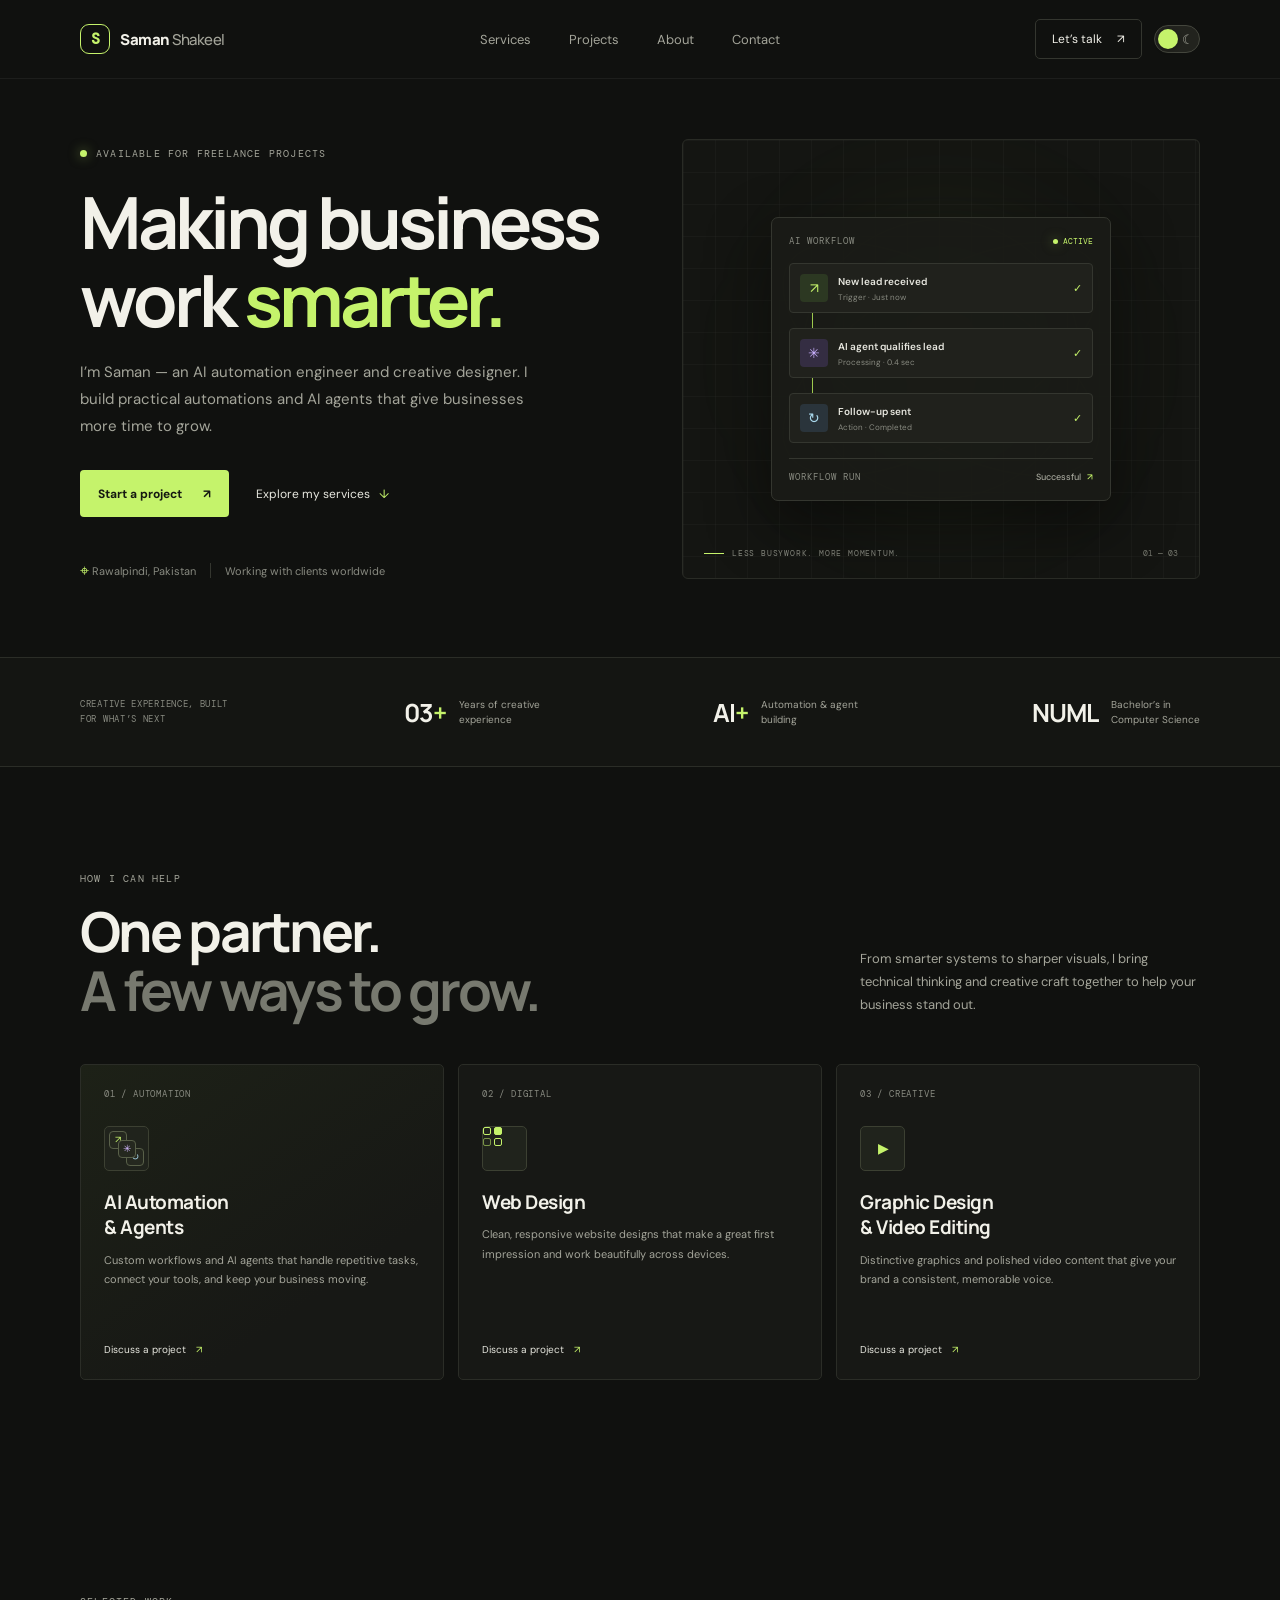
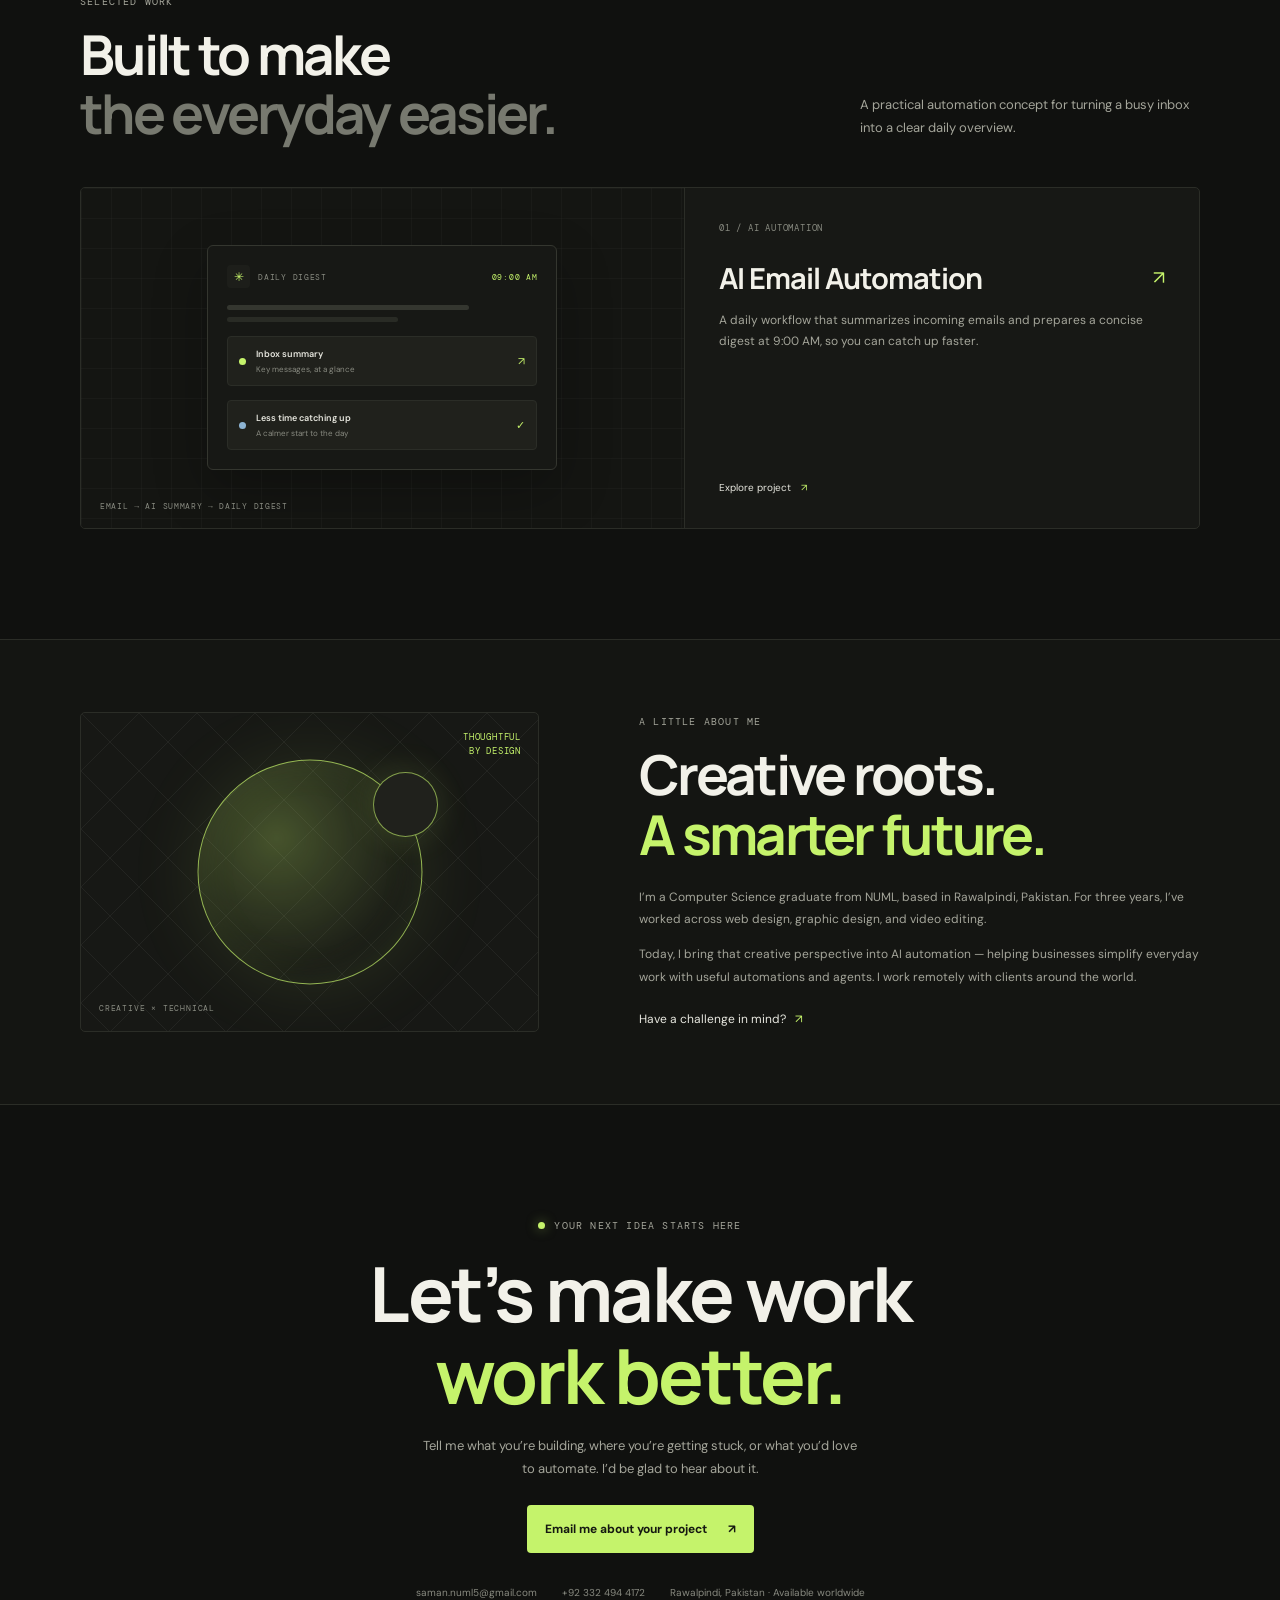
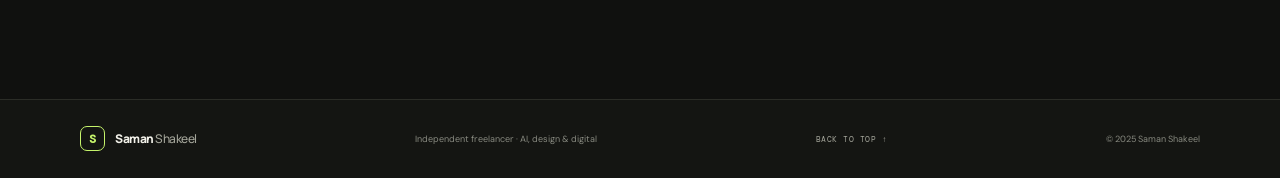
<file: index.html>
<!DOCTYPE html>
<html lang="en">
<head>
  <meta charset="UTF-8">
  <meta name="viewport" content="width=device-width, initial-scale=1.0">
  <meta name="theme-color" content="#10110f">
  <meta name="description" content="Saman Shakeel is an AI automation engineer and creative freelancer building automations, agents, websites, and visual content for businesses worldwide.">
  <title>Saman Shakeel — AI Automation &amp; Creative Design</title>
  <link rel="preconnect" href="https://fonts.googleapis.com">
  <link rel="preconnect" href="https://fonts.gstatic.com" crossorigin>
  <link href="https://fonts.googleapis.com/css2?family=DM+Mono:wght@400;500&family=DM+Sans:wght@400;500;600;700&family=Manrope:wght@400;500;600;700;800&display=swap" rel="stylesheet">
  <link rel="stylesheet" href="styles.css">
</head>
<body>
  <header class="site-header">
    <nav class="nav container" aria-label="Main navigation">
      <a class="brand" href="#home" aria-label="Saman Shakeel home">
        <span class="brand-mark">S</span>
        <span>Saman<span class="brand-light"> Shakeel</span></span>
      </a>
      <div class="nav-links">
        <a href="#services">Services</a>
        <a href="#projects">Projects</a>
        <a href="#about">About</a>
        <a href="#contact">Contact</a>
      </div>
      <div class="nav-actions">
        <a class="nav-cta" href="mailto:saman.numl5@gmail.com">Let’s talk <span aria-hidden="true">↗</span></a>
        <div class="theme-control">
          <input class="theme-checkbox" type="checkbox" role="switch" id="theme-toggle" aria-label="Light theme">
          <label class="theme-switch" for="theme-toggle">
            <span aria-hidden="true">☼</span>
            <span aria-hidden="true">☾</span>
            <span class="switch-thumb"></span>
          </label>
        </div>
      </div>
    </nav>
  </header>

  <main>
    <section class="hero container" id="home">
      <div class="hero-copy">
        <p class="eyebrow"><span class="status-dot"></span> AVAILABLE FOR FREELANCE PROJECTS</p>
        <h1>Making business<br>work <span class="accent">smarter.</span></h1>
        <p class="hero-intro">I’m Saman — an AI automation engineer and creative designer. I build practical automations and AI agents that give businesses more time to grow.</p>
        <div class="hero-actions">
          <a class="button button-primary" href="#contact">Start a project <span aria-hidden="true">↗</span></a>
          <a class="text-link" href="#services">Explore my services <span aria-hidden="true">↓</span></a>
        </div>
        <div class="hero-meta">
          <span><span class="meta-icon" aria-hidden="true">⌖</span> Rawalpindi, Pakistan</span>
          <span class="meta-divider" aria-hidden="true"></span>
          <span>Working with clients worldwide</span>
        </div>
      </div>

      <div class="hero-art" aria-label="Abstract illustration representing connected AI workflows">
        <div class="orbit orbit-one"></div>
        <div class="orbit orbit-two"></div>
        <div class="orbit orbit-three"></div>
        <div class="art-glow"></div>
        <div class="workflow-card">
          <div class="workflow-top">
            <span class="workflow-label">AI WORKFLOW</span>
            <span class="live-pill"><span></span> ACTIVE</span>
          </div>
          <div class="workflow-node node-trigger">
            <span class="node-icon trigger-icon">↗</span>
            <span><strong>New lead received</strong><small>Trigger · Just now</small></span>
            <span class="node-check">✓</span>
          </div>
          <div class="workflow-connector"><span></span></div>
          <div class="workflow-node node-agent">
            <span class="node-icon agent-icon">✳</span>
            <span><strong>AI agent qualifies lead</strong><small>Processing · 0.4 sec</small></span>
            <span class="node-check">✓</span>
          </div>
          <div class="workflow-connector"><span></span></div>
          <div class="workflow-node node-action">
            <span class="node-icon action-icon">↻</span>
            <span><strong>Follow-up sent</strong><small>Action · Completed</small></span>
            <span class="node-check">✓</span>
          </div>
          <div class="workflow-footer"><span>WORKFLOW RUN</span><strong>Successful <span>↗</span></strong></div>
        </div>
        <div class="art-caption"><span class="caption-line"></span> LESS BUSYWORK. MORE MOMENTUM.</div>
        <span class="art-index">01 — 03</span>
      </div>
    </section>

    <section class="proof-bar" aria-label="Experience and education">
      <div class="proof-inner container">
        <p>CREATIVE EXPERIENCE, BUILT FOR WHAT’S NEXT</p>
        <div class="proof-item"><strong>03<span>+</span></strong><span>Years of creative<br>experience</span></div>
        <div class="proof-item"><strong>AI<span>+</span></strong><span>Automation &amp; agent<br>building</span></div>
        <div class="proof-item"><strong>NUML</strong><span>Bachelor’s in<br>Computer Science</span></div>
      </div>
    </section>

    <section class="services section container" id="services">
      <div class="section-heading">
        <div>
          <p class="eyebrow">HOW I CAN HELP</p>
          <h2>One partner.<br><span class="muted-heading">A few ways to grow.</span></h2>
        </div>
        <p class="section-description">From smarter systems to sharper visuals, I bring technical thinking and creative craft together to help your business stand out.</p>
      </div>
      <div class="service-grid">
        <article class="service-card featured-card">
          <span class="service-number">01 / AUTOMATION</span>
          <div class="service-icon automation-icon" aria-hidden="true"><span>↗</span><span>✳</span><span>↻</span></div>
          <h3>AI Automation<br>&amp; Agents</h3>
          <p>Custom workflows and AI agents that handle repetitive tasks, connect your tools, and keep your business moving.</p>
          <a href="#contact" aria-label="Ask about AI automation and agents">Discuss a project <span aria-hidden="true">↗</span></a>
        </article>
        <article class="service-card">
          <span class="service-number">02 / DIGITAL</span>
          <div class="service-icon design-icon" aria-hidden="true"><span></span><span></span><span></span><span></span></div>
          <h3>Web Design</h3>
          <p>Clean, responsive website designs that make a great first impression and work beautifully across devices.</p>
          <a href="#contact" aria-label="Ask about web design">Discuss a project <span aria-hidden="true">↗</span></a>
        </article>
        <article class="service-card">
          <span class="service-number">03 / CREATIVE</span>
          <div class="service-icon video-icon" aria-hidden="true"><span>▶</span></div>
          <h3>Graphic Design<br>&amp; Video Editing</h3>
          <p>Distinctive graphics and polished video content that give your brand a consistent, memorable voice.</p>
          <a href="#contact" aria-label="Ask about graphic design and video editing">Discuss a project <span aria-hidden="true">↗</span></a>
        </article>
      </div>
    </section>

    <section class="projects-section section container" id="projects">
      <div class="section-heading">
        <div>
          <p class="eyebrow">SELECTED WORK</p>
          <h2>Built to make<br><span class="muted-heading">the everyday easier.</span></h2>
        </div>
        <p class="section-description">A practical automation concept for turning a busy inbox into a clear daily overview.</p>
      </div>
      <article class="project-card">
        <a class="project-card-link" href="ai-email-automation.html" aria-label="View AI Email Automation project details">
          <div class="project-card-visual" aria-hidden="true">
            <div class="email-digest">
              <div class="digest-top"><span class="digest-mark">✳</span><span>DAILY DIGEST</span><span class="digest-time">09:00 AM</span></div>
              <div class="digest-line digest-line-long"></div>
              <div class="digest-line digest-line-medium"></div>
              <div class="digest-message"><span class="digest-dot"></span><span><strong>Inbox summary</strong><small>Key messages, at a glance</small></span><span class="digest-arrow">↗</span></div>
              <div class="digest-message"><span class="digest-dot digest-dot-muted"></span><span><strong>Less time catching up</strong><small>A calmer start to the day</small></span><span class="digest-arrow">✓</span></div>
            </div>
            <span class="project-visual-caption">EMAIL → AI SUMMARY → DAILY DIGEST</span>
          </div>
          <div class="project-card-copy">
            <span class="service-number">01 / AI AUTOMATION</span>
            <div class="project-card-title">
              <h3>AI Email Automation</h3>
              <span class="project-arrow" aria-hidden="true">↗</span>
            </div>
            <p>A daily workflow that summarizes incoming emails and prepares a concise digest at 9:00 AM, so you can catch up faster.</p>
            <span class="project-card-action">Explore project <span aria-hidden="true">↗</span></span>
          </div>
        </a>
      </article>
    </section>

    <section class="about-section" id="about">
      <div class="about-content container">
        <div class="about-visual">
          <div class="about-shape shape-large"></div>
          <div class="about-shape shape-small"></div>
          <span class="about-stamp">THOUGHTFUL<br>BY DESIGN</span>
          <span class="about-visual-label">CREATIVE × TECHNICAL</span>
        </div>
        <div class="about-copy">
          <p class="eyebrow">A LITTLE ABOUT ME</p>
          <h2>Creative roots.<br><span class="accent">A smarter future.</span></h2>
          <p>I’m a Computer Science graduate from NUML, based in Rawalpindi, Pakistan. For three years, I’ve worked across web design, graphic design, and video editing.</p>
          <p>Today, I bring that creative perspective into AI automation — helping businesses simplify everyday work with useful automations and agents. I work remotely with clients around the world.</p>
          <a class="text-link" href="#contact">Have a challenge in mind? <span aria-hidden="true">↗</span></a>
        </div>
      </div>
    </section>

    <section class="contact-section container" id="contact">
      <p class="eyebrow"><span class="status-dot"></span> YOUR NEXT IDEA STARTS HERE</p>
      <h2>Let’s make work<br><span class="accent">work better.</span></h2>
      <p class="contact-intro">Tell me what you’re building, where you’re getting stuck, or what you’d love to automate. I’d be glad to hear about it.</p>
      <a class="button button-primary contact-button" href="mailto:saman.numl5@gmail.com">Email me about your project <span aria-hidden="true">↗</span></a>
      <div class="contact-details">
        <a href="mailto:saman.numl5@gmail.com">saman.numl5@gmail.com</a>
        <a href="tel:+923324944172">+92 332 494 4172</a>
        <span>Rawalpindi, Pakistan · Available worldwide</span>
      </div>
    </section>
  </main>

  <footer class="footer">
    <div class="footer-inner container">
      <a class="brand" href="#home"><span class="brand-mark">S</span><span>Saman<span class="brand-light"> Shakeel</span></span></a>
      <p>Independent freelancer · AI, design &amp; digital</p>
      <a class="back-top" href="#home">BACK TO TOP ↑</a>
      <span class="copyright">© 2025 Saman Shakeel</span>
    </div>
  </footer>
</body>
</html>
</file>
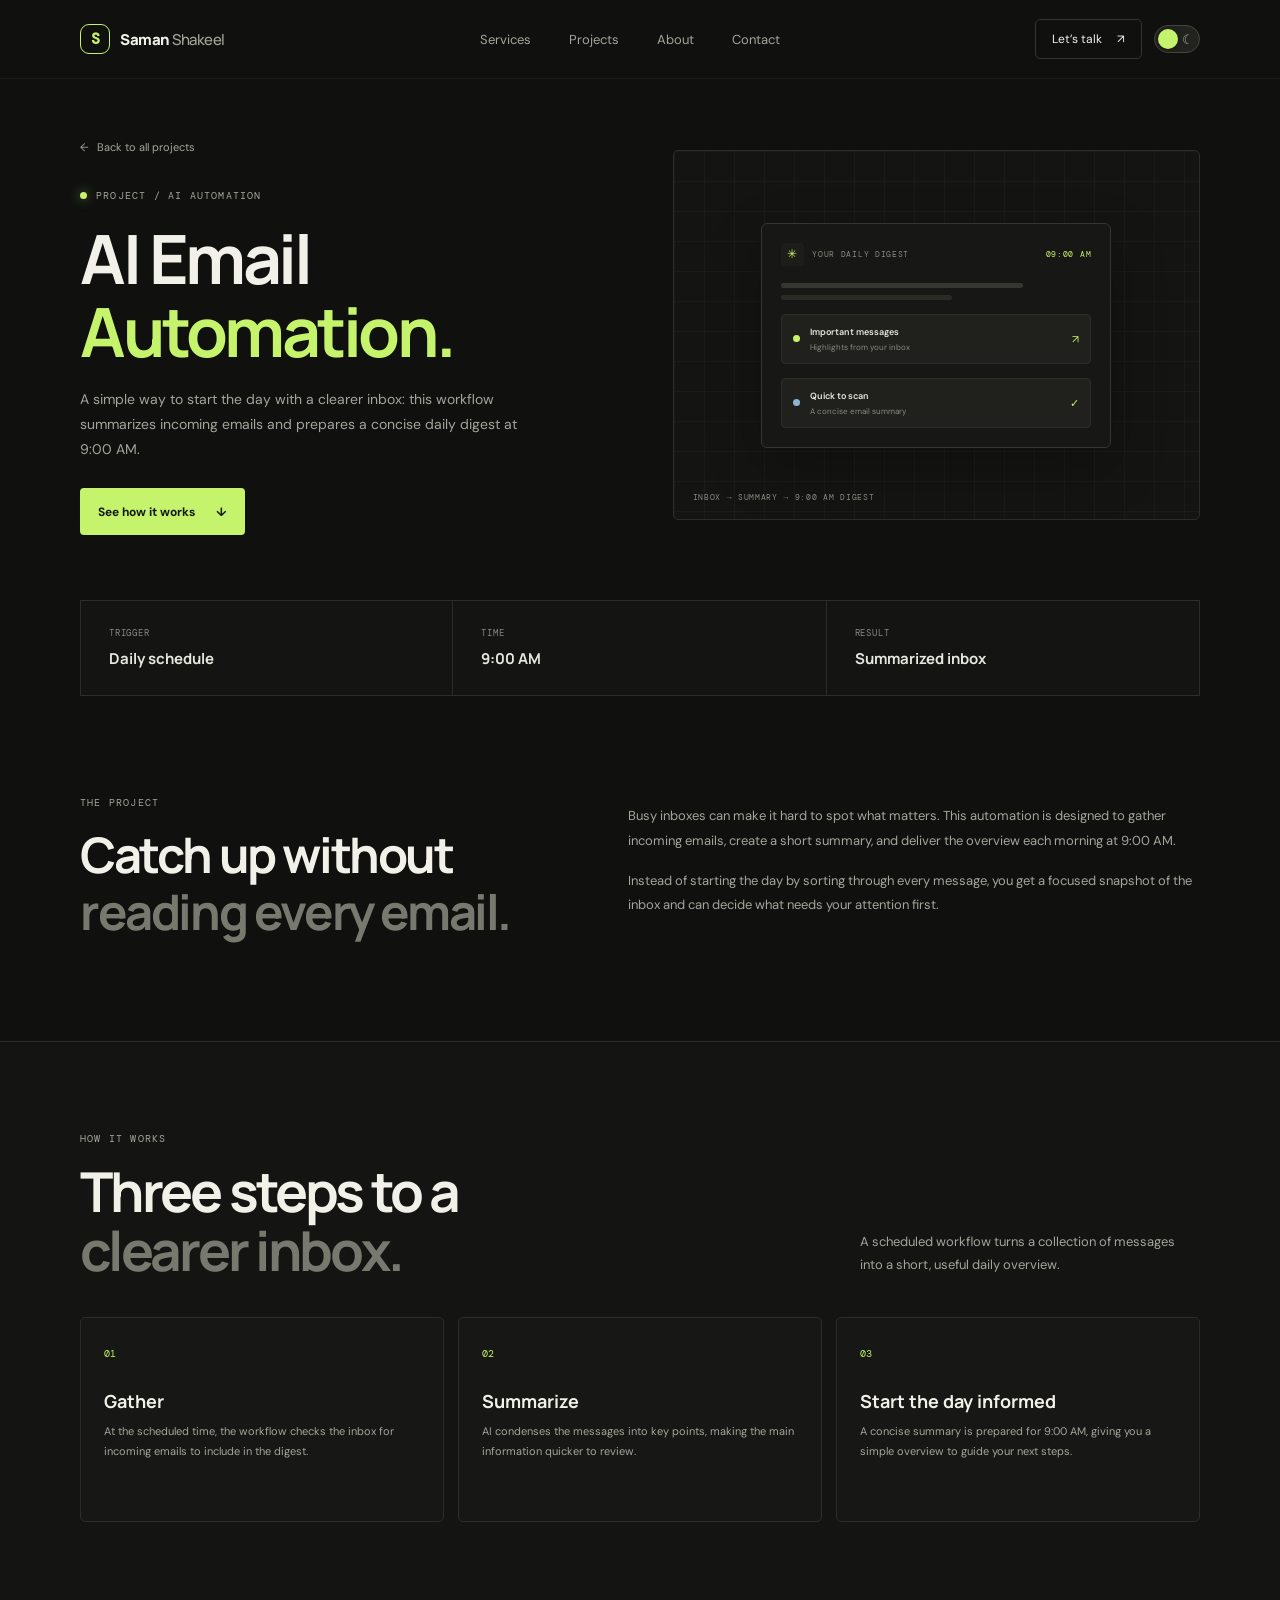
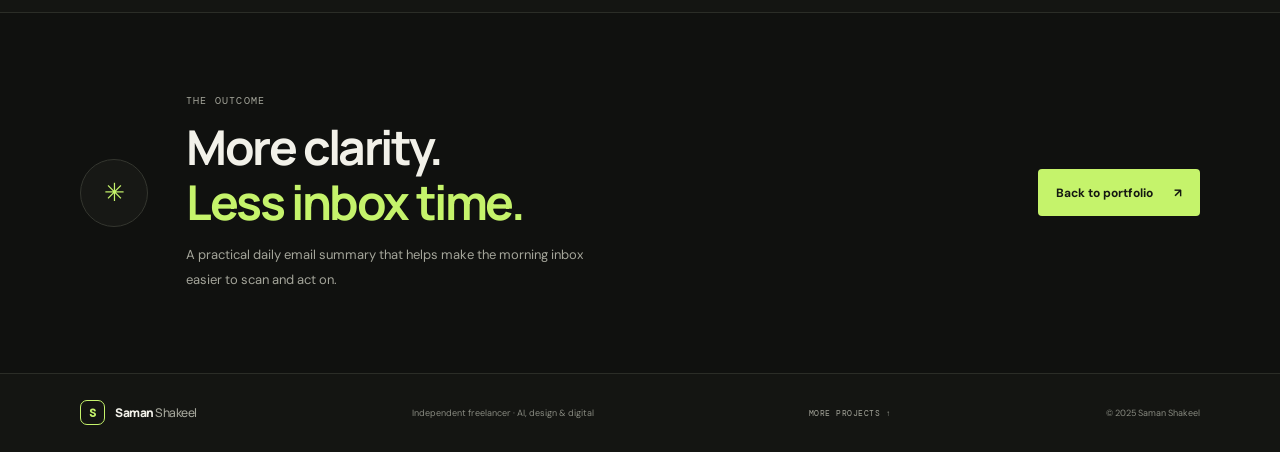
<file: ai-email-automation.html>
<!DOCTYPE html>
<html lang="en">
<head>
  <meta charset="UTF-8">
  <meta name="viewport" content="width=device-width, initial-scale=1.0">
  <meta name="theme-color" content="#10110f">
  <meta name="description" content="Explore Saman Shakeel’s AI Email Automation project: a daily email summary delivered at 9:00 AM.">
  <title>AI Email Automation — Saman Shakeel</title>
  <link rel="preconnect" href="https://fonts.googleapis.com">
  <link rel="preconnect" href="https://fonts.gstatic.com" crossorigin>
  <link href="https://fonts.googleapis.com/css2?family=DM+Mono:wght@400;500&family=DM+Sans:wght@400;500;600;700&family=Manrope:wght@400;500;600;700;800&display=swap" rel="stylesheet">
  <link rel="stylesheet" href="styles.css">
</head>
<body>
  <header class="site-header">
    <nav class="nav container" aria-label="Main navigation">
      <a class="brand" href="index.html" aria-label="Saman Shakeel home">
        <span class="brand-mark">S</span>
        <span>Saman<span class="brand-light"> Shakeel</span></span>
      </a>
      <div class="nav-links">
        <a href="index.html#services">Services</a>
        <a href="index.html#projects">Projects</a>
        <a href="index.html#about">About</a>
        <a href="index.html#contact">Contact</a>
      </div>
      <div class="nav-actions">
        <a class="nav-cta" href="mailto:saman.numl5@gmail.com">Let’s talk <span aria-hidden="true">↗</span></a>
        <div class="theme-control">
          <input class="theme-checkbox" type="checkbox" role="switch" id="theme-toggle" aria-label="Light theme">
          <label class="theme-switch" for="theme-toggle">
            <span aria-hidden="true">☼</span>
            <span aria-hidden="true">☾</span>
            <span class="switch-thumb"></span>
          </label>
        </div>
      </div>
    </nav>
  </header>

  <main>
    <section class="project-detail-hero container">
      <div class="project-detail-copy">
        <a class="project-back-link" href="index.html#projects"><span aria-hidden="true">←</span> Back to all projects</a>
        <p class="eyebrow"><span class="status-dot"></span> PROJECT / AI AUTOMATION</p>
        <h1>AI Email<br><span class="accent">Automation.</span></h1>
        <p class="project-detail-intro">A simple way to start the day with a clearer inbox: this workflow summarizes incoming emails and prepares a concise daily digest at 9:00 AM.</p>
        <a class="button button-primary" href="#how-it-works">See how it works <span aria-hidden="true">↓</span></a>
      </div>
      <div class="project-detail-art" aria-label="Illustration of the daily email summary">
        <div class="email-digest">
          <div class="digest-top"><span class="digest-mark">✳</span><span>YOUR DAILY DIGEST</span><span class="digest-time">09:00 AM</span></div>
          <div class="digest-line digest-line-long"></div>
          <div class="digest-line digest-line-medium"></div>
          <div class="digest-message"><span class="digest-dot"></span><span><strong>Important messages</strong><small>Highlights from your inbox</small></span><span class="digest-arrow">↗</span></div>
          <div class="digest-message"><span class="digest-dot digest-dot-muted"></span><span><strong>Quick to scan</strong><small>A concise email summary</small></span><span class="digest-arrow">✓</span></div>
        </div>
        <span class="project-visual-caption">INBOX → SUMMARY → 9:00 AM DIGEST</span>
      </div>
    </section>

    <section class="project-facts container" aria-label="Project highlights">
      <div><span class="service-number">TRIGGER</span><strong>Daily schedule</strong></div>
      <div><span class="service-number">TIME</span><strong>9:00 AM</strong></div>
      <div><span class="service-number">RESULT</span><strong>Summarized inbox</strong></div>
    </section>

    <section class="project-overview container" id="how-it-works">
      <div class="project-overview-heading">
        <p class="eyebrow">THE PROJECT</p>
        <h2>Catch up without<br><span class="muted-heading">reading every email.</span></h2>
      </div>
      <div class="project-overview-copy">
        <p>Busy inboxes can make it hard to spot what matters. This automation is designed to gather incoming emails, create a short summary, and deliver the overview each morning at 9:00 AM.</p>
        <p>Instead of starting the day by sorting through every message, you get a focused snapshot of the inbox and can decide what needs your attention first.</p>
      </div>
    </section>

    <section class="project-workflow-section">
      <div class="container">
        <div class="section-heading">
          <div>
            <p class="eyebrow">HOW IT WORKS</p>
            <h2>Three steps to a<br><span class="muted-heading">clearer inbox.</span></h2>
          </div>
          <p class="section-description">A scheduled workflow turns a collection of messages into a short, useful daily overview.</p>
        </div>
        <div class="project-steps">
          <article class="project-step">
            <span class="project-step-number">01</span>
            <h3>Gather</h3>
            <p>At the scheduled time, the workflow checks the inbox for incoming emails to include in the digest.</p>
          </article>
          <article class="project-step">
            <span class="project-step-number">02</span>
            <h3>Summarize</h3>
            <p>AI condenses the messages into key points, making the main information quicker to review.</p>
          </article>
          <article class="project-step">
            <span class="project-step-number">03</span>
            <h3>Start the day informed</h3>
            <p>A concise summary is prepared for 9:00 AM, giving you a simple overview to guide your next steps.</p>
          </article>
        </div>
      </div>
    </section>

    <section class="project-outcome container">
      <div class="project-outcome-mark" aria-hidden="true">✳</div>
      <div>
        <p class="eyebrow">THE OUTCOME</p>
        <h2>More clarity.<br><span class="accent">Less inbox time.</span></h2>
        <p>A practical daily email summary that helps make the morning inbox easier to scan and act on.</p>
      </div>
      <a class="button button-primary" href="index.html#projects">Back to portfolio <span aria-hidden="true">↗</span></a>
    </section>
  </main>

  <footer class="footer">
    <div class="footer-inner container">
      <a class="brand" href="index.html"><span class="brand-mark">S</span><span>Saman<span class="brand-light"> Shakeel</span></span></a>
      <p>Independent freelancer · AI, design &amp; digital</p>
      <a class="back-top" href="index.html#projects">MORE PROJECTS ↑</a>
      <span class="copyright">© 2025 Saman Shakeel</span>
    </div>
  </footer>
</body>
</html>
</file>
<file: styles.css>
:root {
  color-scheme: dark;
  --background: #10110f;
  --surface: #171815;
  --surface-raised: #1d1e1a;
  --surface-alt: #141512;
  --surface-card: #20211c;
  --text: #f2f1e9;
  --text-strong: #e7e7df;
  --text-secondary: #a4a59a;
  --text-tertiary: #888a80;
  --text-dim: #77796f;
  --muted: #a4a59a;
  --subtle: #71736b;
  --line: #2b2d27;
  --line-strong: #34362f;
  --line-soft: #292b25;
  --accent: #c5f36b;
  --accent-dark: #9dc94e;
  --font-body: "DM Sans", sans-serif;
  --font-display: "Manrope", sans-serif;
  --font-mono: "DM Mono", monospace;
}

* {
  box-sizing: border-box;
}

html {
  scroll-behavior: smooth;
}

body {
  margin: 0;
  background: var(--background);
  color: var(--text);
  font-family: var(--font-body);
  -webkit-font-smoothing: antialiased;
}

a {
  color: inherit;
  text-decoration: none;
}

a:focus-visible {
  outline: 2px solid var(--accent);
  outline-offset: 5px;
}

.container {
  width: min(1120px, calc(100% - 64px));
  margin-inline: auto;
}

.site-header {
  border-bottom: 1px solid rgba(255, 255, 255, 0.055);
}

.nav {
  min-height: 78px;
  display: flex;
  align-items: center;
  justify-content: space-between;
}

.nav-actions {
  display: flex;
  align-items: center;
  gap: 12px;
}

.theme-control {
  position: relative;
  width: 46px;
  height: 28px;
  flex: 0 0 46px;
}

.theme-checkbox {
  position: absolute;
  z-index: 1;
  width: 46px;
  height: 28px;
  margin: 0;
  opacity: 0;
  cursor: pointer;
}

.theme-switch {
  position: absolute;
  inset: 0;
  display: flex;
  align-items: center;
  justify-content: space-around;
  border: 1px solid #44463d;
  border-radius: 20px;
  background: #22231e;
  color: #a9aa9f;
  font-size: 13px;
  cursor: pointer;
  transition: background 180ms ease, border-color 180ms ease;
}

.switch-thumb {
  position: absolute;
  top: 3px;
  left: 3px;
  width: 20px;
  height: 20px;
  border-radius: 50%;
  background: var(--accent);
  box-shadow: 0 1px 5px rgba(0, 0, 0, 0.3);
  transition: transform 180ms ease;
}

.theme-checkbox:checked + .theme-switch .switch-thumb {
  transform: translateX(18px);
}

.theme-checkbox:focus-visible + .theme-switch {
  outline: 2px solid var(--accent);
  outline-offset: 3px;
}

body:has(#theme-toggle:checked) {
  color-scheme: light;
  --background: #f6f7f1;
  --surface: #ffffff;
  --surface-raised: #eceee5;
  --surface-alt: #eef0e8;
  --surface-card: #f7f8f2;
  --text: #20231a;
  --text-strong: #282b21;
  --text-secondary: #62665a;
  --text-tertiary: #74786c;
  --text-dim: #85897c;
  --muted: #686c60;
  --subtle: #797d70;
  --line: #e0e3d8;
  --line-strong: #dce0d4;
  --line-soft: #e5e8df;
  --accent: #628e27;
  --accent-dark: #527b1d;
}

body:has(#theme-toggle:checked) .site-header {
  border-bottom-color: var(--line);
}

body:has(#theme-toggle:checked) .theme-switch {
  border-color: #cbd0c0;
  background: #e5e9dd;
  color: #555b48;
}

body:has(#theme-toggle:checked) .hero-art {
  background:
    linear-gradient(rgba(32, 35, 26, 0.045) 1px, transparent 1px),
    linear-gradient(90deg, rgba(32, 35, 26, 0.045) 1px, transparent 1px),
    var(--surface-alt);
  background-size: 32px 32px;
}

body:has(#theme-toggle:checked) .art-glow {
  background: rgba(136, 177, 64, 0.12);
}

body:has(#theme-toggle:checked) .workflow-card {
  border-color: var(--line);
  background: var(--surface);
  box-shadow: 0 22px 65px rgba(34, 39, 23, 0.12);
}

body:has(#theme-toggle:checked) .workflow-node {
  border-color: var(--line);
  background: var(--surface-raised);
}

body:has(#theme-toggle:checked) .workflow-footer {
  border-top-color: var(--line);
}

body:has(#theme-toggle:checked) .workflow-connector span {
  background: #91b856;
}

body:has(#theme-toggle:checked) .featured-card {
  background: linear-gradient(145deg, #eef3e4, var(--surface) 70%);
}

body:has(#theme-toggle:checked) .service-icon {
  border-color: #dce3cf;
  background: #f0f3e9;
}

body:has(#theme-toggle:checked) .automation-icon > span {
  border-color: #d5ddc8;
  background: #f8faf4;
}

body:has(#theme-toggle:checked) .about-visual {
  background:
    linear-gradient(45deg, transparent 49.8%, rgba(32, 35, 26, 0.055) 50%, transparent 50.2%),
    linear-gradient(-45deg, transparent 49.8%, rgba(32, 35, 26, 0.055) 50%, transparent 50.2%),
    var(--surface);
  background-size: 58px 58px;
}

.brand {
  display: inline-flex;
  align-items: center;
  gap: 10px;
  font-family: var(--font-display);
  font-size: 15px;
  font-weight: 800;
  letter-spacing: -0.5px;
}

.brand-mark {
  width: 30px;
  height: 30px;
  display: grid;
  place-items: center;
  border: 1px solid var(--accent);
  border-radius: 9px;
  color: var(--accent);
  font-family: var(--font-mono);
  font-size: 15px;
}

.brand-light {
  color: var(--text-secondary);
  font-weight: 500;
}

.nav-links {
  display: flex;
  align-items: center;
  gap: 38px;
  color: var(--text-secondary);
  font-size: 13px;
}

.nav-links a,
.text-link,
.service-card a {
  transition: color 160ms ease;
}

.nav-links a:hover,
.text-link:hover,
.service-card a:hover {
  color: var(--accent);
}

.nav-cta {
  display: inline-flex;
  gap: 15px;
  align-items: center;
  padding: 11px 16px;
  border: 1px solid var(--line-strong);
  border-radius: 5px;
  font-size: 12px;
  transition: border-color 160ms ease, color 160ms ease;
}

.nav-cta:hover {
  border-color: var(--accent);
  color: var(--accent);
}

.hero {
  min-height: 578px;
  display: grid;
  grid-template-columns: 1.03fr 0.97fr;
  align-items: center;
  gap: 52px;
  padding-top: 40px;
  padding-bottom: 58px;
}

.eyebrow {
  display: flex;
  align-items: center;
  gap: 9px;
  color: var(--muted);
  font-family: var(--font-mono);
  font-size: 10px;
  letter-spacing: 1.2px;
}

.status-dot,
.live-pill span {
  width: 7px;
  height: 7px;
  border-radius: 50%;
  background: var(--accent);
  box-shadow: 0 0 12px rgba(197, 243, 107, 0.5);
}

.hero h1,
.section-heading h2,
.about-copy h2,
.contact-section h2 {
  margin: 23px 0 0;
  font-family: var(--font-display);
  font-size: clamp(48px, 6vw, 72px);
  font-weight: 700;
  line-height: 1.08;
  letter-spacing: -4px;
}

.accent {
  color: var(--accent);
}

.hero-intro {
  max-width: 470px;
  margin: 21px 0 0;
  color: var(--text-secondary);
  font-size: 15px;
  line-height: 1.8;
}

.hero-actions {
  display: flex;
  align-items: center;
  gap: 27px;
  margin-top: 30px;
}

.button {
  min-height: 47px;
  display: inline-flex;
  align-items: center;
  justify-content: center;
  gap: 21px;
  padding: 0 18px;
  border-radius: 4px;
  font-size: 12px;
  font-weight: 700;
}

.button-primary {
  background: var(--accent);
  color: #151811;
  transition: background 160ms ease, transform 160ms ease;
}

.button-primary:hover {
  background: #d3ff7e;
  transform: translateY(-2px);
}

.text-link {
  color: var(--text-strong);
  font-size: 12px;
}

.text-link span {
  margin-left: 6px;
  color: var(--accent);
}

.hero-meta {
  display: flex;
  align-items: center;
  gap: 14px;
  margin-top: 43px;
  color: var(--text-tertiary);
  font-size: 11px;
}

.meta-icon {
  color: var(--accent);
  font-size: 16px;
  vertical-align: -1px;
}

.meta-divider {
  width: 1px;
  height: 15px;
  background: var(--line-strong);
}

.hero-art {
  min-width: 0;
  min-height: 440px;
  position: relative;
  display: grid;
  place-items: center;
  overflow: hidden;
  border: 1px solid var(--line-soft);
  border-radius: 6px;
  background:
    linear-gradient(rgba(255, 255, 255, 0.025) 1px, transparent 1px),
    linear-gradient(90deg, rgba(255, 255, 255, 0.025) 1px, transparent 1px),
    var(--surface-alt);
  background-size: 32px 32px;
}

.art-glow {
  position: absolute;
  width: 270px;
  height: 270px;
  border-radius: 50%;
  background: rgba(165, 208, 83, 0.08);
  filter: blur(60px);
}

.orbit {
  position: absolute;
  border: 1px solid rgba(197, 243, 107, 0.1);
  border-radius: 50%;
}

.orbit-one {
  width: 360px;
  height: 160px;
  transform: rotate(-32deg);
}

.orbit-two {
  width: 360px;
  height: 160px;
  transform: rotate(32deg);
}

.orbit-three {
  width: 280px;
  height: 280px;
  border-color: rgba(197, 243, 107, 0.07);
}

.workflow-card {
  z-index: 1;
  width: min(340px, calc(100% - 44px));
  padding: 17px;
  border: 1px solid var(--line-strong);
  border-radius: 7px;
  background: rgba(26, 27, 23, 0.95);
  box-shadow: 0 22px 65px rgba(0, 0, 0, 0.48);
}

.workflow-top,
.workflow-footer {
  display: flex;
  align-items: center;
  justify-content: space-between;
}

.workflow-label,
.workflow-footer > span {
  color: var(--text-tertiary);
  font-family: var(--font-mono);
  font-size: 9px;
  letter-spacing: 1px;
}

.live-pill {
  display: flex;
  align-items: center;
  gap: 5px;
  color: var(--accent);
  font-family: var(--font-mono);
  font-size: 8px;
}

.live-pill span {
  width: 5px;
  height: 5px;
}

.workflow-node {
  min-width: 0;
  display: flex;
  align-items: center;
  gap: 10px;
  padding: 10px;
  border: 1px solid var(--line-strong);
  border-radius: 4px;
  background: var(--surface-card);
}

.workflow-top + .workflow-node {
  margin-top: 16px;
}

.node-icon {
  width: 28px;
  height: 28px;
  flex: 0 0 28px;
  display: grid;
  place-items: center;
  border-radius: 4px;
  font-size: 14px;
}

.trigger-icon {
  background: #2c3822;
  color: var(--accent);
}

.agent-icon {
  background: #342d42;
  color: #cbb2ff;
}

.action-icon {
  background: #2a343b;
  color: #a9d8ec;
}

.workflow-node strong,
.workflow-node small {
  display: block;
}

.workflow-node strong {
  overflow: hidden;
  color: var(--text-strong);
  font-size: 10px;
  font-weight: 600;
  text-overflow: ellipsis;
  white-space: nowrap;
}

.workflow-node small {
  margin-top: 4px;
  color: var(--text-tertiary);
  font-size: 8px;
}

.node-check {
  margin-left: auto;
  color: var(--accent);
  font-size: 11px;
}

.workflow-connector {
  height: 15px;
  padding-left: 23px;
}

.workflow-connector span {
  width: 1px;
  height: 100%;
  display: block;
  background: var(--accent-dark);
}

.workflow-footer {
  margin-top: 15px;
  padding-top: 12px;
  border-top: 1px solid var(--line-strong);
}

.workflow-footer strong {
  color: var(--text-secondary);
  font-size: 9px;
  font-weight: 500;
}

.workflow-footer strong span {
  margin-left: 4px;
  color: var(--accent);
}

.art-caption {
  position: absolute;
  bottom: 20px;
  left: 21px;
  display: flex;
  align-items: center;
  gap: 8px;
  color: var(--text-tertiary);
  font-family: var(--font-mono);
  font-size: 8px;
  letter-spacing: 0.8px;
}

.caption-line {
  width: 20px;
  height: 1px;
  background: var(--accent);
}

.art-index {
  position: absolute;
  right: 21px;
  bottom: 20px;
  color: var(--text-dim);
  font-family: var(--font-mono);
  font-size: 8px;
}

.proof-bar {
  border-block: 1px solid var(--line);
  background: var(--surface-alt);
}

.proof-inner {
  min-height: 108px;
  display: flex;
  align-items: center;
  justify-content: space-between;
  gap: 24px;
}

.proof-inner > p {
  max-width: 150px;
  margin: 0;
  color: var(--text-tertiary);
  font-family: var(--font-mono);
  font-size: 9px;
  line-height: 1.7;
  letter-spacing: 0.7px;
}

.proof-item {
  display: flex;
  align-items: center;
  gap: 13px;
}

.proof-item > strong {
  color: var(--text);
  font-family: var(--font-display);
  font-size: 25px;
  letter-spacing: -1px;
}

.proof-item > strong span {
  color: var(--accent);
}

.proof-item > span {
  color: var(--text-secondary);
  font-size: 10px;
  line-height: 1.5;
}

.section {
  padding-top: 105px;
  padding-bottom: 110px;
}

.section-heading {
  display: flex;
  align-items: end;
  justify-content: space-between;
  gap: 36px;
  margin-bottom: 43px;
}

.section-heading .eyebrow {
  margin: 0;
}

.section-heading h2,
.about-copy h2,
.contact-section h2 {
  margin-top: 17px;
  font-size: clamp(39px, 4.7vw, 55px);
  letter-spacing: -2.7px;
}

.muted-heading {
  color: var(--text-dim);
}

.section-description {
  max-width: 340px;
  margin: 0 0 4px;
  color: var(--text-secondary);
  font-size: 13px;
  line-height: 1.8;
}

.service-grid {
  display: grid;
  grid-template-columns: repeat(3, 1fr);
  gap: 14px;
}

.service-card {
  min-height: 316px;
  display: flex;
  flex-direction: column;
  align-items: flex-start;
  padding: 23px;
  border: 1px solid var(--line);
  border-radius: 5px;
  background: var(--surface);
  transition: border-color 180ms ease, transform 180ms ease;
}

.service-card:hover {
  transform: translateY(-4px);
  border-color: var(--accent-dark);
}

.featured-card {
  background: linear-gradient(145deg, #1d2117, var(--surface) 70%);
}

.service-number {
  color: var(--text-tertiary);
  font-family: var(--font-mono);
  font-size: 9px;
  letter-spacing: 0.8px;
}

.service-icon {
  width: 45px;
  height: 45px;
  position: relative;
  display: grid;
  place-items: center;
  margin-top: 26px;
  border: 1px solid #3c4032;
  border-radius: 5px;
  background: #20231c;
  color: var(--accent);
}

.automation-icon > span {
  position: absolute;
  display: grid;
  width: 18px;
  height: 18px;
  place-items: center;
  border: 1px solid #596049;
  border-radius: 4px;
  background: #25281f;
  font-size: 10px;
}

.automation-icon > span:nth-child(1) {
  top: 4px;
  left: 4px;
}

.automation-icon > span:nth-child(2) {
  z-index: 1;
  top: 13px;
  left: 13px;
  color: #d3b9ff;
}

.automation-icon > span:nth-child(3) {
  right: 4px;
  bottom: 4px;
  color: #a9d8ec;
}

.design-icon {
  grid-template-columns: repeat(2, 8px);
  grid-template-rows: repeat(2, 8px);
  gap: 3px;
}

.design-icon span {
  width: 8px;
  height: 8px;
  border: 1px solid var(--accent);
  border-radius: 2px;
}

.design-icon span:nth-child(2) {
  background: var(--accent);
}

.design-icon span:nth-child(3) {
  opacity: 0.55;
}

.video-icon span {
  padding-left: 2px;
  font-size: 14px;
}

.service-card h3 {
  margin: 19px 0 0;
  font-family: var(--font-display);
  font-size: 19px;
  line-height: 1.35;
  letter-spacing: -0.5px;
}

.service-card p {
  margin: 10px 0 19px;
  color: var(--text-secondary);
  font-size: 11px;
  line-height: 1.75;
}

.service-card a {
  margin-top: auto;
  color: var(--text-strong);
  font-size: 10px;
}

.service-card a span {
  margin-left: 7px;
  color: var(--accent);
}

.project-card {
  overflow: hidden;
  border: 1px solid var(--line);
  border-radius: 5px;
  background: var(--surface);
  transition: border-color 180ms ease, transform 180ms ease;
}

.project-card:hover {
  transform: translateY(-4px);
  border-color: var(--accent-dark);
}

.project-card-link {
  min-height: 340px;
  display: grid;
  grid-template-columns: 1.08fr 0.92fr;
  color: inherit;
}

.project-card-visual {
  min-height: 340px;
  position: relative;
  display: grid;
  place-items: center;
  overflow: hidden;
  border-right: 1px solid var(--line);
  background:
    linear-gradient(rgba(255, 255, 255, 0.025) 1px, transparent 1px),
    linear-gradient(90deg, rgba(255, 255, 255, 0.025) 1px, transparent 1px),
    var(--surface-alt);
  background-size: 30px 30px;
}

.email-digest {
  width: min(350px, calc(100% - 48px));
  padding: 19px;
  border: 1px solid var(--line-strong);
  border-radius: 6px;
  background: var(--surface);
  box-shadow: 0 20px 55px rgba(0, 0, 0, 0.24);
}

.digest-top {
  display: flex;
  align-items: center;
  gap: 8px;
  color: var(--text-tertiary);
  font-family: var(--font-mono);
  font-size: 8px;
  letter-spacing: 0.7px;
}

.digest-mark {
  width: 23px;
  height: 23px;
  display: grid;
  place-items: center;
  border-radius: 4px;
  background: var(--surface-raised);
  color: var(--accent);
  font-size: 12px;
}

.digest-time {
  margin-left: auto;
  color: var(--accent);
}

.digest-line {
  height: 5px;
  margin-top: 17px;
  border-radius: 4px;
  background: var(--line-strong);
}

.digest-line-long {
  width: 78%;
}

.digest-line-medium {
  width: 55%;
  margin-top: 7px;
  opacity: 0.65;
}

.digest-message {
  display: flex;
  align-items: center;
  gap: 10px;
  margin-top: 14px;
  padding: 11px;
  border: 1px solid var(--line);
  border-radius: 4px;
  background: var(--surface-card);
}

.digest-dot {
  width: 7px;
  height: 7px;
  flex: 0 0 7px;
  border-radius: 50%;
  background: var(--accent);
}

.digest-dot-muted {
  background: #8db4d3;
}

.digest-message strong,
.digest-message small {
  display: block;
}

.digest-message strong {
  color: var(--text-strong);
  font-size: 9px;
  font-weight: 600;
}

.digest-message small {
  margin-top: 4px;
  color: var(--text-tertiary);
  font-size: 8px;
}

.digest-arrow {
  margin-left: auto;
  color: var(--accent);
  font-size: 11px;
}

.project-visual-caption {
  position: absolute;
  bottom: 17px;
  left: 19px;
  color: var(--text-tertiary);
  font-family: var(--font-mono);
  font-size: 8px;
  letter-spacing: 0.7px;
}

.project-card-copy {
  display: flex;
  flex-direction: column;
  align-items: flex-start;
  justify-content: center;
  padding: 34px;
}

.project-card-title {
  width: 100%;
  display: flex;
  align-items: center;
  justify-content: space-between;
  gap: 12px;
  margin-top: 24px;
}

.project-card-title h3 {
  margin: 0;
  font-family: var(--font-display);
  font-size: clamp(22px, 2.5vw, 29px);
  letter-spacing: -1px;
}

.project-arrow {
  color: var(--accent);
  font-size: 19px;
  transition: transform 160ms ease;
}

.project-card:hover .project-arrow {
  transform: translate(3px, -3px);
}

.project-card-copy > p {
  margin: 12px 0 24px;
  color: var(--text-secondary);
  font-size: 12px;
  line-height: 1.8;
}

.project-card-action {
  margin-top: auto;
  color: var(--text-strong);
  font-size: 10px;
}

.project-card-action span {
  margin-left: 7px;
  color: var(--accent);
}

.about-section {
  border-block: 1px solid var(--line);
  background: var(--surface-alt);
}

.about-content {
  min-height: 460px;
  display: grid;
  grid-template-columns: 0.9fr 1.1fr;
  align-items: center;
  gap: 100px;
  padding-block: 72px;
}

.about-visual {
  min-height: 320px;
  position: relative;
  overflow: hidden;
  border: 1px solid var(--line);
  border-radius: 5px;
  background:
    linear-gradient(45deg, transparent 49.8%, rgba(255, 255, 255, 0.05) 50%, transparent 50.2%),
    linear-gradient(-45deg, transparent 49.8%, rgba(255, 255, 255, 0.05) 50%, transparent 50.2%),
    var(--surface);
  background-size: 58px 58px;
}

.about-shape {
  position: absolute;
  border: 1px solid rgba(197, 243, 107, 0.7);
  border-radius: 50%;
}

.shape-large {
  width: 225px;
  height: 225px;
  top: 50%;
  left: 50%;
  background: radial-gradient(circle at 35% 35%, rgba(197, 243, 107, 0.27), rgba(197, 243, 107, 0.025) 67%);
  box-shadow: 0 0 75px rgba(197, 243, 107, 0.1), inset 0 0 40px rgba(197, 243, 107, 0.08);
  transform: translate(-50%, -50%);
}

.shape-small {
  width: 65px;
  height: 65px;
  top: calc(50% - 100px);
  left: calc(50% + 63px);
  border-color: rgba(197, 243, 107, 0.6);
  background: var(--surface-card);
  box-shadow: 0 0 35px rgba(197, 243, 107, 0.14);
}

.about-stamp {
  position: absolute;
  top: 17px;
  right: 17px;
  color: var(--accent);
  font-family: var(--font-mono);
  font-size: 9px;
  line-height: 1.6;
  text-align: right;
  letter-spacing: 0.8px;
}

.about-visual-label {
  position: absolute;
  bottom: 18px;
  left: 18px;
  color: var(--text-tertiary);
  font-family: var(--font-mono);
  font-size: 8px;
  letter-spacing: 0.8px;
}

.about-copy .eyebrow {
  margin: 0;
}

.about-copy h2 {
  margin-bottom: 22px;
}

.about-copy > p:not(.eyebrow) {
  margin: 0 0 13px;
  color: var(--text-secondary);
  font-size: 12px;
  line-height: 1.85;
}

.about-copy .text-link {
  display: inline-block;
  margin-top: 10px;
}

.contact-section {
  padding-top: 104px;
  padding-bottom: 100px;
  text-align: center;
}

.contact-section .eyebrow {
  justify-content: center;
}

.contact-section h2 {
  margin-top: 20px;
  font-size: clamp(50px, 7vw, 76px);
}

.contact-intro {
  max-width: 440px;
  margin: 18px auto 24px;
  color: var(--text-secondary);
  font-size: 13px;
  line-height: 1.8;
}

.contact-button {
  min-height: 48px;
}

.contact-details {
  display: flex;
  flex-wrap: wrap;
  justify-content: center;
  gap: 10px 25px;
  margin-top: 33px;
  color: var(--text-tertiary);
  font-size: 10px;
}

.contact-details a:hover {
  color: var(--accent);
}

.footer {
  border-top: 1px solid var(--line);
  background: var(--surface-alt);
}

.footer-inner {
  min-height: 78px;
  display: flex;
  align-items: center;
  justify-content: space-between;
  gap: 15px;
}

.footer .brand {
  font-size: 12px;
}

.footer .brand-mark {
  width: 25px;
  height: 25px;
  border-radius: 7px;
  font-size: 12px;
}

.footer-inner > p,
.copyright {
  color: var(--text-tertiary);
  font-size: 9px;
}

.back-top {
  color: var(--text-secondary);
  font-family: var(--font-mono);
  font-size: 8px;
  letter-spacing: 0.5px;
}

.back-top:hover {
  color: var(--accent);
}

@media (max-width: 860px) {
  .hero {
    gap: 30px;
  }

  .hero h1 {
    font-size: clamp(48px, 7vw, 62px);
    letter-spacing: -3px;
  }

  .hero-art {
    min-height: 390px;
  }

  .proof-inner {
    gap: 18px;
  }

  .proof-item {
    gap: 8px;
  }

  .proof-item > strong {
    font-size: 21px;
  }

  .service-card {
    padding: 18px;
  }

  .project-card-copy {
    padding: 25px;
  }

  .about-content {
    gap: 55px;
  }
}

@media (max-width: 680px) {
  .container {
    width: min(100% - 40px, 520px);
  }

  .nav {
    min-height: 68px;
  }

  .nav-links {
    gap: 17px;
    font-size: 11px;
  }

  .nav-cta {
    padding: 9px 10px;
    gap: 8px;
    font-size: 10px;
  }

  .nav-actions {
    gap: 8px;
  }

  .brand {
    gap: 7px;
    font-size: 13px;
  }

  .brand-mark {
    width: 27px;
    height: 27px;
  }

  .hero {
    grid-template-columns: 1fr;
    gap: 35px;
    padding-top: 62px;
    padding-bottom: 43px;
  }

  .hero h1 {
    font-size: clamp(49px, 12vw, 67px);
  }

  .hero-meta {
    margin-top: 30px;
  }

  .hero-art {
    min-height: 370px;
  }

  .proof-inner {
    min-height: auto;
    display: grid;
    grid-template-columns: 1fr 1fr;
    gap: 21px 14px;
    padding-block: 23px;
  }

  .proof-inner > p {
    max-width: 160px;
    grid-column: 1 / -1;
  }

  .proof-item > strong {
    min-width: 48px;
  }

  .section {
    padding-top: 75px;
    padding-bottom: 77px;
  }

  .section-heading {
    display: block;
    margin-bottom: 28px;
  }

  .section-heading h2,
  .about-copy h2 {
    font-size: 43px;
  }

  .section-description {
    margin-top: 16px;
  }

  .service-grid {
    grid-template-columns: 1fr;
    gap: 11px;
  }

  .service-card {
    min-height: 282px;
    padding: 21px;
  }

  .project-card-link {
    grid-template-columns: 1fr;
  }

  .project-card-visual {
    min-height: 290px;
    border-right: 0;
    border-bottom: 1px solid var(--line);
  }

  .project-card-copy {
    min-height: 255px;
    padding: 23px;
  }

  .project-card-title {
    margin-top: 18px;
  }

  .about-content {
    grid-template-columns: 1fr;
    gap: 38px;
    padding-block: 56px;
  }

  .about-visual {
    min-height: 280px;
  }

  .contact-section {
    padding-top: 75px;
    padding-bottom: 72px;
  }

  .contact-section h2 {
    font-size: 57px;
    letter-spacing: -3px;
  }

  .footer-inner {
    min-height: 110px;
    display: grid;
    grid-template-columns: 1fr auto;
    padding-block: 18px;
  }

  .footer-inner > p {
    display: none;
  }

  .copyright {
    grid-column: 1 / -1;
    margin-top: -6px;
  }
}

@media (max-width: 390px) {
  .container {
    width: calc(100% - 32px);
  }

  .nav-links {
    gap: 12px;
  }

  .nav-links a {
    font-size: 10px;
  }

  .nav-cta {
    padding-inline: 8px;
  }

  .nav-cta {
    display: none;
  }

  .brand {
    font-size: 12px;
  }

  .hero-meta {
    flex-wrap: wrap;
    font-size: 10px;
  }

  .contact-details {
    flex-direction: column;
  }
}

@media (prefers-reduced-motion: reduce) {
  *,
  *::before,
  *::after {
    scroll-behavior: auto !important;
    transition-duration: 0.01ms !important;
    animation-duration: 0.01ms !important;
    animation-iteration-count: 1 !important;
  }
}

.project-detail-hero {
  min-height: 490px;
  display: grid;
  grid-template-columns: 1fr 1fr;
  align-items: center;
  gap: 65px;
  padding-top: 56px;
  padding-bottom: 65px;
}

.project-back-link {
  display: inline-flex;
  align-items: center;
  gap: 8px;
  margin-bottom: 35px;
  color: var(--text-secondary);
  font-size: 11px;
}

.project-back-link:hover {
  color: var(--accent);
}

.project-detail-copy > .eyebrow {
  margin: 0;
}

.project-detail-copy h1 {
  margin: 20px 0 0;
  font-family: var(--font-display);
  font-size: clamp(48px, 5.5vw, 68px);
  line-height: 1.08;
  letter-spacing: -3.5px;
}

.project-detail-intro {
  max-width: 470px;
  margin: 18px 0 26px;
  color: var(--text-secondary);
  font-size: 14px;
  line-height: 1.8;
}

.project-detail-art {
  min-height: 370px;
  position: relative;
  display: grid;
  place-items: center;
  overflow: hidden;
  border: 1px solid var(--line);
  border-radius: 5px;
  background:
    linear-gradient(rgba(255, 255, 255, 0.025) 1px, transparent 1px),
    linear-gradient(90deg, rgba(255, 255, 255, 0.025) 1px, transparent 1px),
    var(--surface-alt);
  background-size: 30px 30px;
}

.project-facts {
  display: grid;
  grid-template-columns: repeat(3, 1fr);
  border-block: 1px solid var(--line);
  background: var(--surface-alt);
}

.project-facts > div {
  min-height: 94px;
  display: flex;
  flex-direction: column;
  justify-content: center;
  gap: 9px;
  padding: 18px 28px;
  border-right: 1px solid var(--line);
}

.project-facts > div:first-child {
  border-left: 1px solid var(--line);
}

.project-facts strong {
  color: var(--text-strong);
  font-family: var(--font-display);
  font-size: 15px;
}

.project-overview {
  display: grid;
  grid-template-columns: 0.9fr 1.1fr;
  gap: 80px;
  padding-top: 100px;
  padding-bottom: 100px;
}

.project-overview-heading .eyebrow {
  margin: 0;
}

.project-overview-heading h2,
.project-outcome h2 {
  margin: 18px 0 0;
  font-family: var(--font-display);
  font-size: clamp(36px, 4vw, 49px);
  line-height: 1.16;
  letter-spacing: -2.4px;
}

.project-overview-copy {
  align-self: center;
}

.project-overview-copy p,
.project-outcome > div > p:last-child {
  margin: 0 0 15px;
  color: var(--text-secondary);
  font-size: 13px;
  line-height: 1.9;
}

.project-workflow-section {
  padding-block: 90px;
  border-block: 1px solid var(--line);
  background: var(--surface-alt);
}

.project-workflow-section .section-heading {
  margin-bottom: 36px;
}

.project-steps {
  display: grid;
  grid-template-columns: repeat(3, 1fr);
  gap: 14px;
}

.project-step {
  min-height: 205px;
  padding: 23px;
  border: 1px solid var(--line);
  border-radius: 5px;
  background: var(--surface);
}

.project-step-number {
  color: var(--accent);
  font-family: var(--font-mono);
  font-size: 10px;
}

.project-step h3 {
  margin: 27px 0 9px;
  font-family: var(--font-display);
  font-size: 18px;
}

.project-step p {
  margin: 0;
  color: var(--text-secondary);
  font-size: 11px;
  line-height: 1.8;
}

.project-outcome {
  min-height: 360px;
  display: flex;
  align-items: center;
  gap: 38px;
  padding-top: 75px;
  padding-bottom: 75px;
}

.project-outcome-mark {
  width: 68px;
  height: 68px;
  flex: 0 0 68px;
  display: grid;
  place-items: center;
  border: 1px solid var(--line-strong);
  border-radius: 50%;
  background: var(--surface);
  color: var(--accent);
  font-size: 25px;
}

.project-outcome > div:nth-child(2) {
  flex: 1;
}

.project-outcome .eyebrow {
  margin: 0;
}

.project-outcome h2 {
  margin-top: 12px;
  font-size: clamp(36px, 4vw, 48px);
}

.project-outcome > div > p:last-child {
  max-width: 420px;
  margin: 13px 0 0;
}

@media (max-width: 860px) {
  .project-detail-hero {
    gap: 35px;
  }

  .project-overview {
    gap: 45px;
  }

  .project-outcome {
    gap: 24px;
  }
}

@media (max-width: 680px) {
  .project-detail-hero {
    min-height: auto;
    grid-template-columns: 1fr;
    gap: 36px;
    padding-top: 35px;
    padding-bottom: 45px;
  }

  .project-back-link {
    margin-bottom: 28px;
  }

  .project-detail-copy h1 {
    font-size: clamp(49px, 12vw, 67px);
  }

  .project-detail-art {
    min-height: 310px;
  }

  .project-facts {
    grid-template-columns: 1fr;
  }

  .project-facts > div,
  .project-facts > div:first-child {
    min-height: 70px;
    flex-direction: row;
    align-items: center;
    justify-content: space-between;
    gap: 16px;
    padding: 15px 20px;
    border-inline: 1px solid var(--line);
    border-bottom: 1px solid var(--line);
  }

  .project-facts > div:last-child {
    border-bottom: 0;
  }

  .project-overview {
    grid-template-columns: 1fr;
    gap: 23px;
    padding-top: 72px;
    padding-bottom: 72px;
  }

  .project-overview-heading h2 {
    font-size: 42px;
  }

  .project-workflow-section {
    padding-block: 72px;
  }

  .project-steps {
    grid-template-columns: 1fr;
    gap: 10px;
  }

  .project-step {
    min-height: auto;
    padding: 21px;
  }

  .project-step h3 {
    margin-top: 19px;
  }

  .project-outcome {
    min-height: auto;
    align-items: flex-start;
    flex-direction: column;
    gap: 24px;
    padding-top: 72px;
    padding-bottom: 72px;
  }
}

@media (max-width: 440px) {
  .nav-cta {
    display: none;
  }

  .nav-links {
    gap: 6px;
  }
}
</file>
